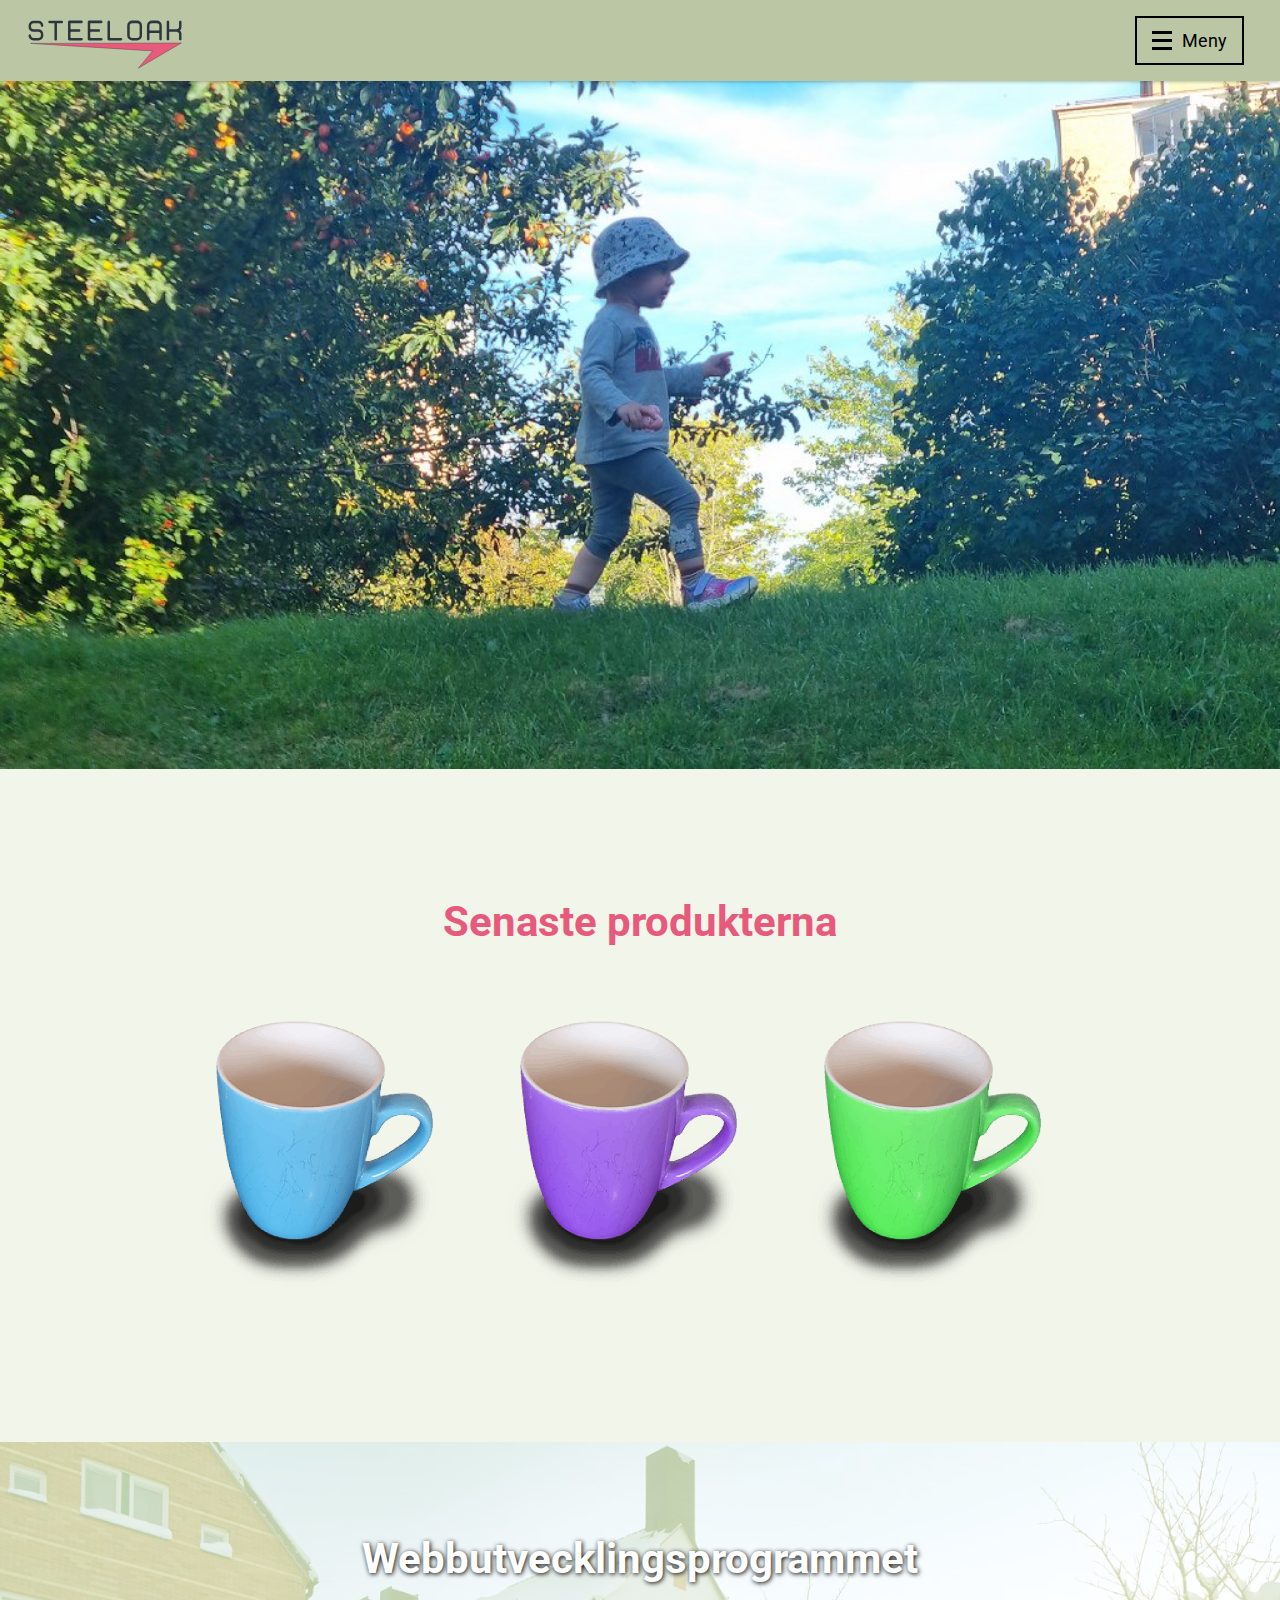
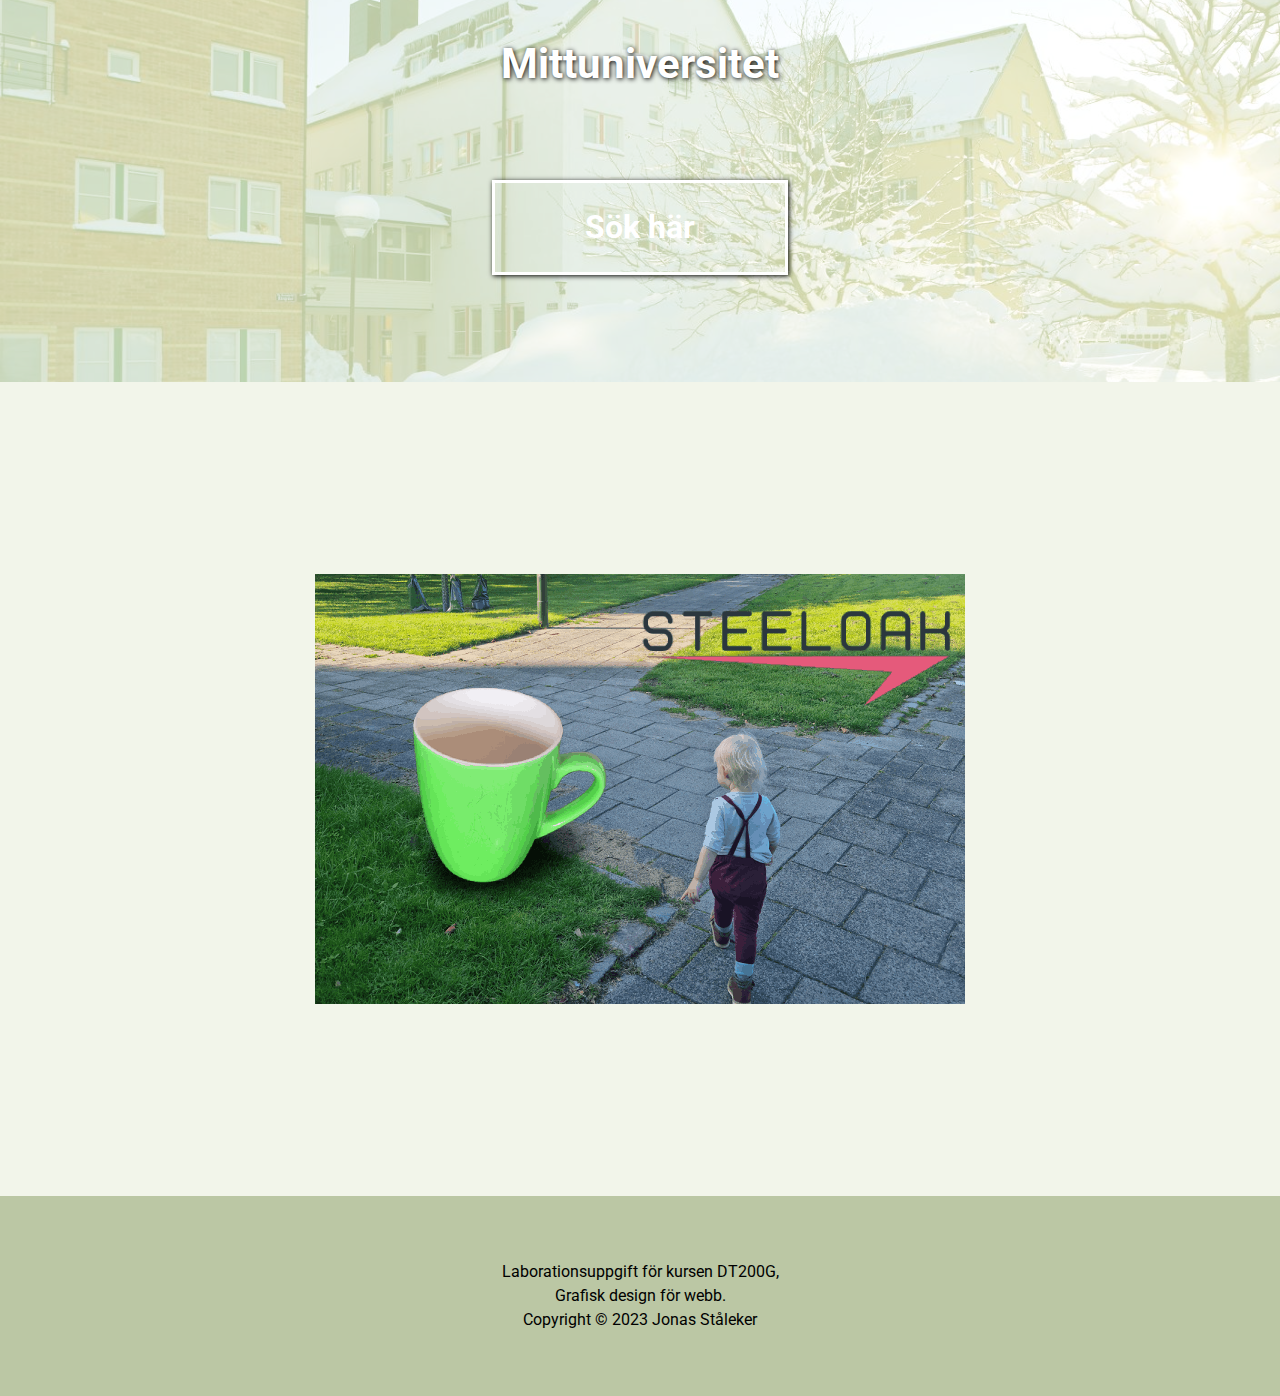
<file: index.html>
<!DOCTYPE html>
<html lang="sv">

<head>
    <meta charset="UTF-8">
    <meta name="viewport" content="width=device-width, initial-scale=1.0">
    <title>Startsida - Steeloak</title>
    <link rel="icon" type="image/x-icon" href="favicon.ico">
    <link rel="stylesheet" href="css/styles.css">
    <script defer src="js/main.js"></script>
    <link rel="preconnect" href="https://fonts.googleapis.com">
    <link rel="preconnect" href="https://fonts.gstatic.com" crossorigin>
    <link href="https://fonts.googleapis.com/css2?family=Roboto:wght@400;700&display=swap" rel="stylesheet">
</head>

<body>
    <header>
        <a href="index.html"><img src="images/logo.svg" alt="logo" id="logo"></a>
        <!-- Menyknapp för att öppna mobilmenyn-->
        <button class="menu-btn open" id="open-menu">
            <span class="menu-icon">
                <span class="bars"></span>
                <span class="bars"></span>
                <span class="bars"></span>
            </span>
            <span class="menu-text">Meny</span>
        </button>
        <!-- navigering -->
        <nav id="nav-menu">
            <!-- Knapp som visas om mobilmenyn är utfälld-->
            <button class="menu-btn close" id="close-menu">
                <span class="menu-icon">
                    <span class="bars cross1"></span>
                    <span class="bars cross2"></span>
                </span>
                <span class="menu-text">Stäng meny</span>
            </button>
            <ul>
                <li><a href="index.html">Startsida</a></li>
                <li><a href="about.html">Om mig</a></li>
                <li><a href="imageediting.html">Bildbehandling</a></li>
            </ul>
        </nav>
    </header>

    <main>
        <div>
            <picture>
                <source type="image/jpg" media="(min-width: 1521px)" srcset="images/stor_bild.jpg">
                <source type="image/jpg" media="(min-width: 801px)" srcset="images/mellan_bild.jpg">
                <img src="images/liten_bild.jpg" alt="" id="header-pic">
            </picture>
        </div>
        <section id="puff-section">
            <h1>Senaste produkterna</h1>
            <img src="images/frilaggning01.png" alt="blå mugg" class="puff">
            <img src="images/frilaggning02.png" alt="lila mugg" class="puff">
            <img src="images/frilaggning03.png" alt="grön mugg" class="puff">
        </section>
        <section id="miunAd">
            <h1>Webbutvecklings&shy;programmet <br> Mitt&shy;universitet</h1>
            <button class="applyBtn" type="button">Sök här</button>
        </section>
        <aside><img src="images/reklam_banner.gif"
                alt="sidans logga, mugg som byter färg och ett litet barn på en kulle"></aside>
    </main>

    <footer>
        <p>Laborationsuppgift för kursen DT200G, <br> Grafisk design för webb. <br>
            Copyright &copy; 2023 Jonas Ståleker</p>
    </footer>
</body>

</html>
</file>
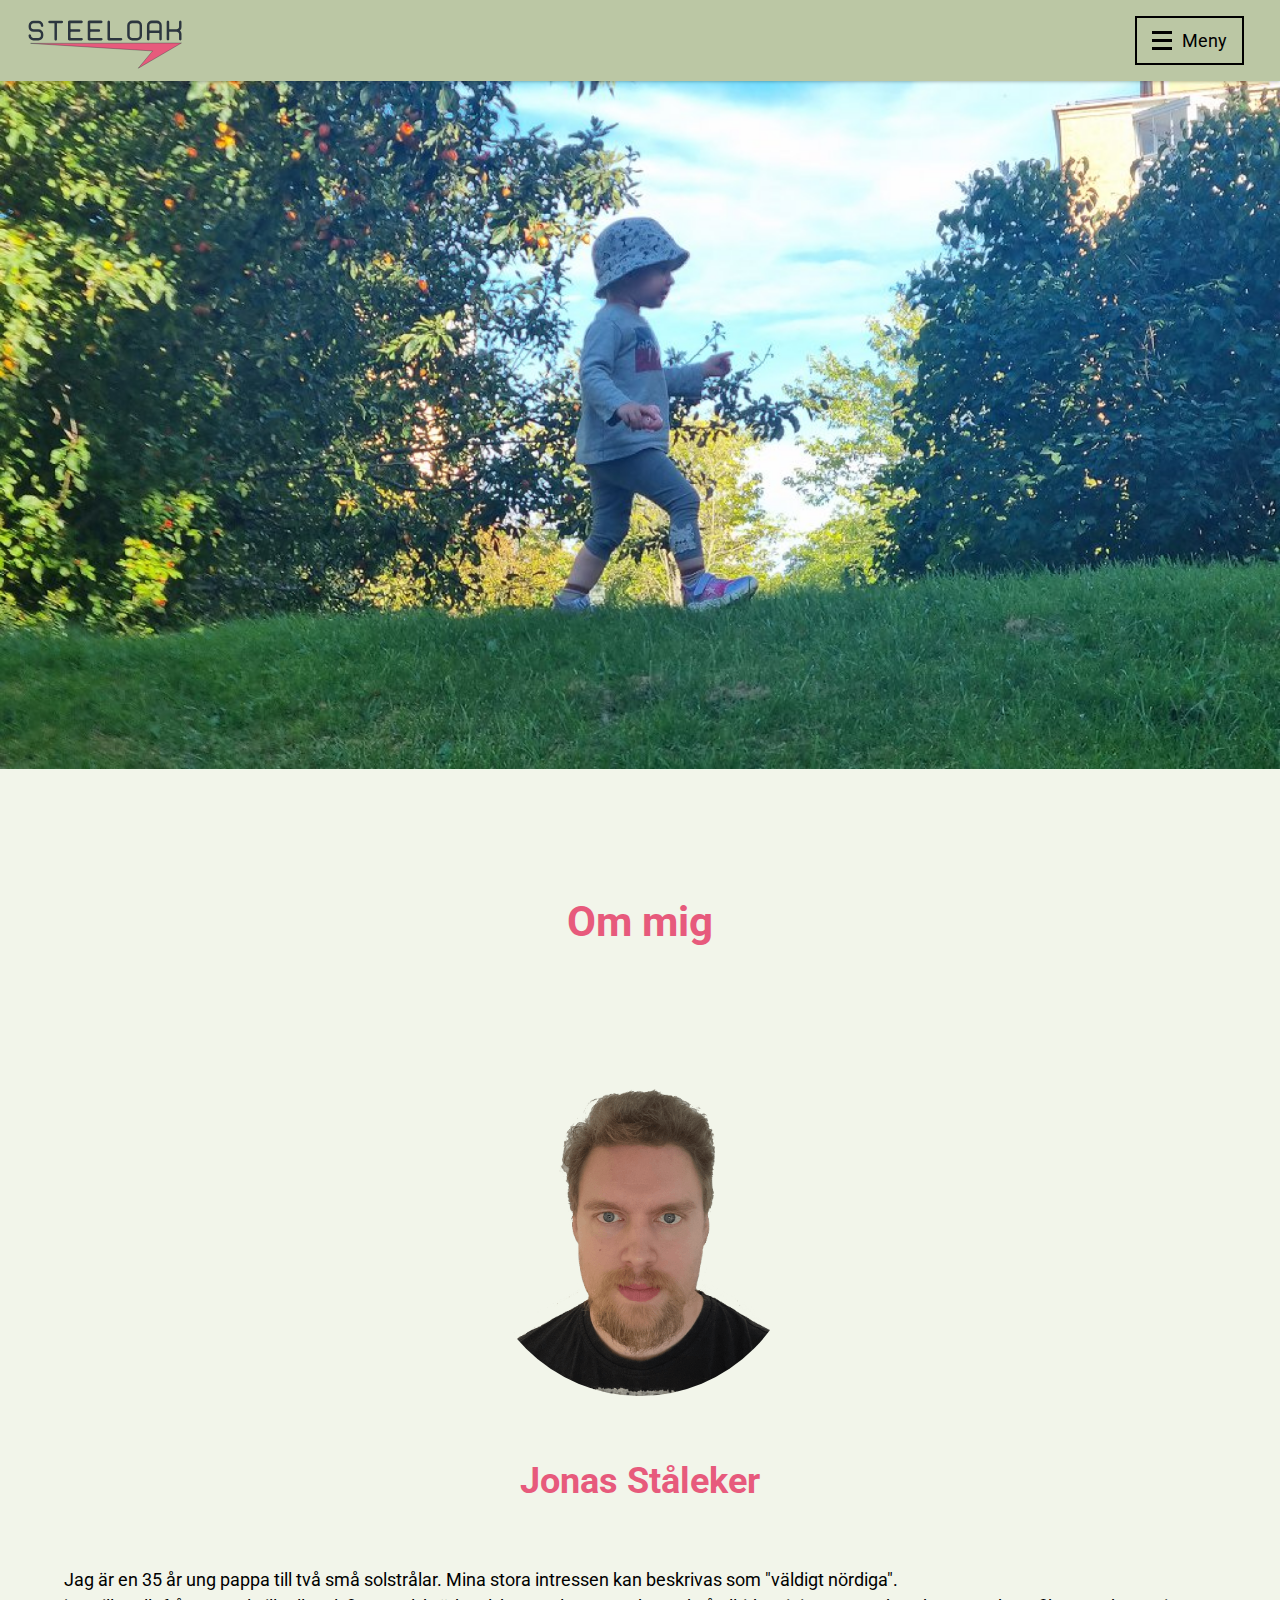
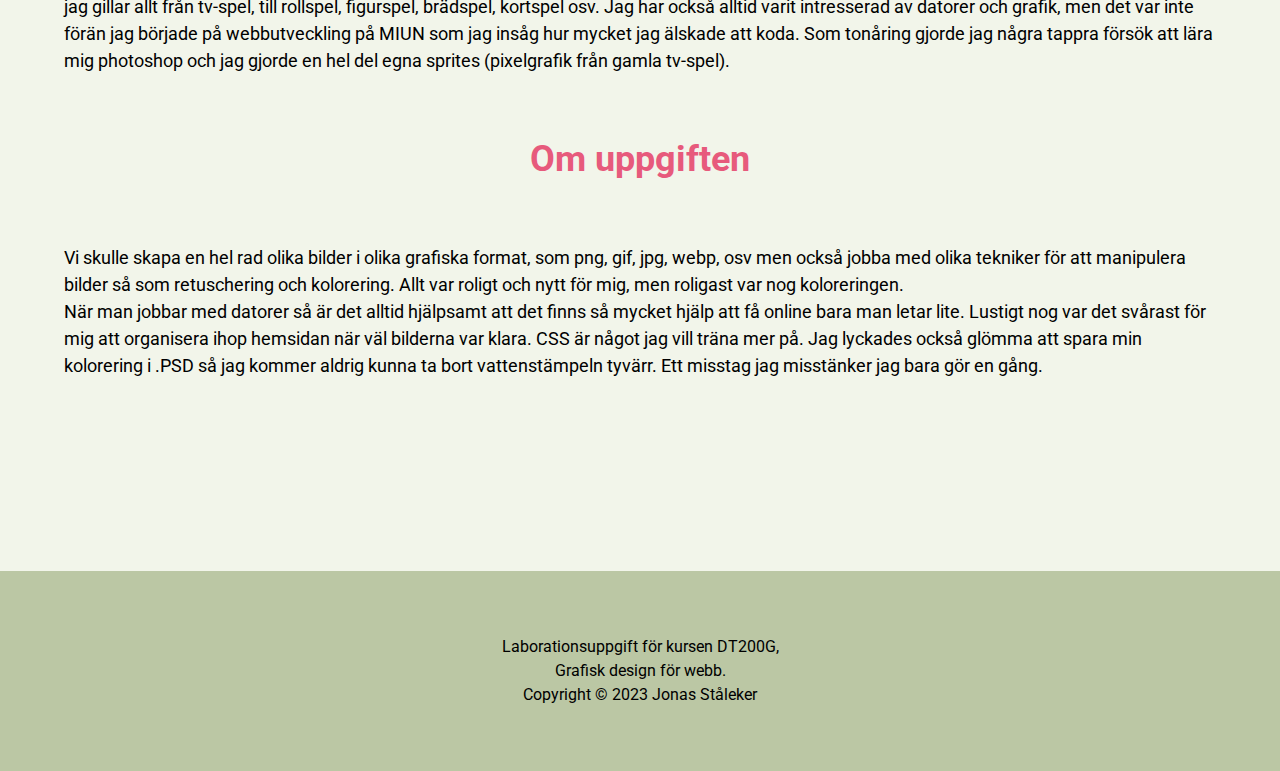
<file: about.html>
<!DOCTYPE html>
<html lang="sv">

<head>
    <meta charset="UTF-8">
    <meta name="viewport" content="width=device-width, initial-scale=1.0">
    <title>Om mig - Steeloak</title>
    <link rel="icon" type="image/x-icon" href="favicon.ico">
    <link rel="stylesheet" href="css/styles.css">
    <script defer src="js/main.js"></script>
    <link rel="preconnect" href="https://fonts.googleapis.com">
    <link rel="preconnect" href="https://fonts.gstatic.com" crossorigin>
    <link href="https://fonts.googleapis.com/css2?family=Roboto:wght@400;700&display=swap" rel="stylesheet">
</head>

<body>
    <header>
        <a href="index.html"><img src="images/logo.svg" alt="logo" id="logo"></a>
        <!-- Menyknapp för att öppna mobilmenyn-->
        <button class="menu-btn open" id="open-menu">
            <span class="menu-icon">
                <span class="bars"></span>
                <span class="bars"></span>
                <span class="bars"></span>
            </span>
            <span class="menu-text">Meny</span>
        </button>
        <!-- navigering -->
        <nav id="nav-menu">
            <!-- Knapp som visas om mobilmenyn är utfälld-->
            <button class="menu-btn close" id="close-menu">
                <span class="menu-icon">
                    <span class="bars cross1"></span>
                    <span class="bars cross2"></span>
                </span>
                <span class="menu-text">Stäng meny</span>
            </button>
            <ul>
                <li><a href="index.html">Startsida</a></li>
                <li><a href="about.html">Om mig</a></li>
                <li><a href="imageediting.html">Bildbehandling</a></li>
            </ul>
        </nav>
    </header>

    <main>
        <div>
            <picture>
                <source type="image/jpg" media="(min-width: 1521px)" srcset="images/stor_bild.jpg">
                <source type="image/jpg" media="(min-width: 801px)" srcset="images/mellan_bild.jpg">

                <img src="images/liten_bild.jpg" alt="" id="header-pic">
            </picture>
        </div>
        <section>
            <h1>Om mig</h1>
            <img id="portrait" src="images/portrait.png" alt="Porträtt på Jonas Ståleker">
            <h2>Jonas Ståleker</h2>
            <p>Jag är en 35 år ung pappa till två små solstrålar. Mina stora intressen kan beskrivas som "väldigt
                nördiga".<br> jag gillar allt från tv-spel, till rollspel, figurspel, brädspel, kortspel osv. Jag har också
                alltid varit intresserad av datorer och grafik, men det var inte förän jag började på webbutveckling på
                MIUN som jag insåg hur mycket jag älskade att koda. Som tonåring gjorde jag några tappra försök att lära
                mig photoshop och jag gjorde en hel del egna sprites (pixelgrafik från gamla tv-spel).
            </p>
            <h2>Om uppgiften</h2>
            <p>Vi skulle skapa en hel rad olika bilder i olika grafiska format, som png, gif, jpg, webp, osv men också
                jobba med olika tekniker för att manipulera bilder så som retuschering och kolorering. Allt var roligt
                och nytt för mig, men roligast var nog koloreringen. <br>När man jobbar med datorer så är det alltid
                hjälpsamt att det finns så mycket hjälp att få online bara man letar lite. Lustigt nog var det svårast
                för mig att organisera ihop hemsidan när väl bilderna var klara. CSS är något jag vill träna mer på. Jag
                lyckades också glömma att spara min kolorering i .PSD så jag kommer aldrig kunna ta bort vattenstämpeln
                tyvärr. Ett misstag jag misstänker jag bara gör en gång.
        </section>
    </main>

    <footer>
        <p>Laborationsuppgift för kursen DT200G, <br> Grafisk design för webb. <br>
            Copyright &copy; 2023 Jonas Ståleker</p>
    </footer>
</body>

</html>
</file>
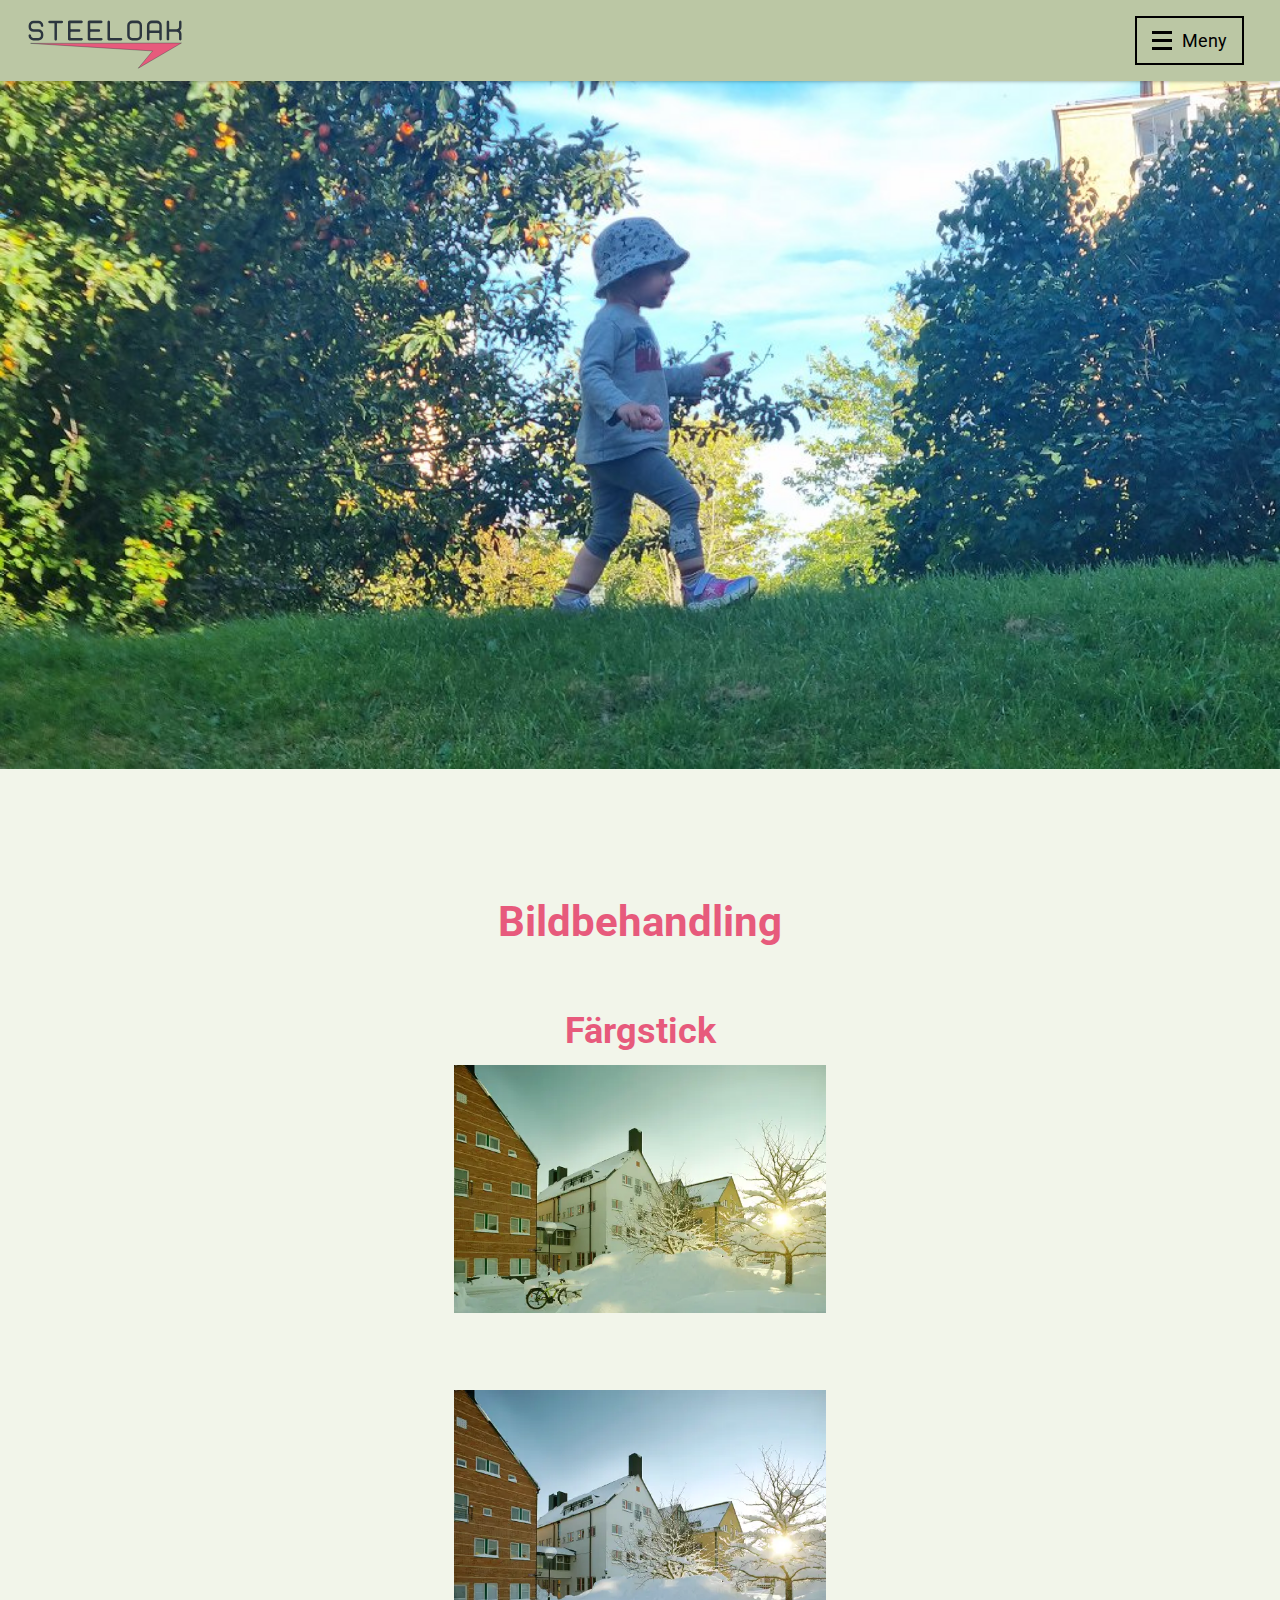
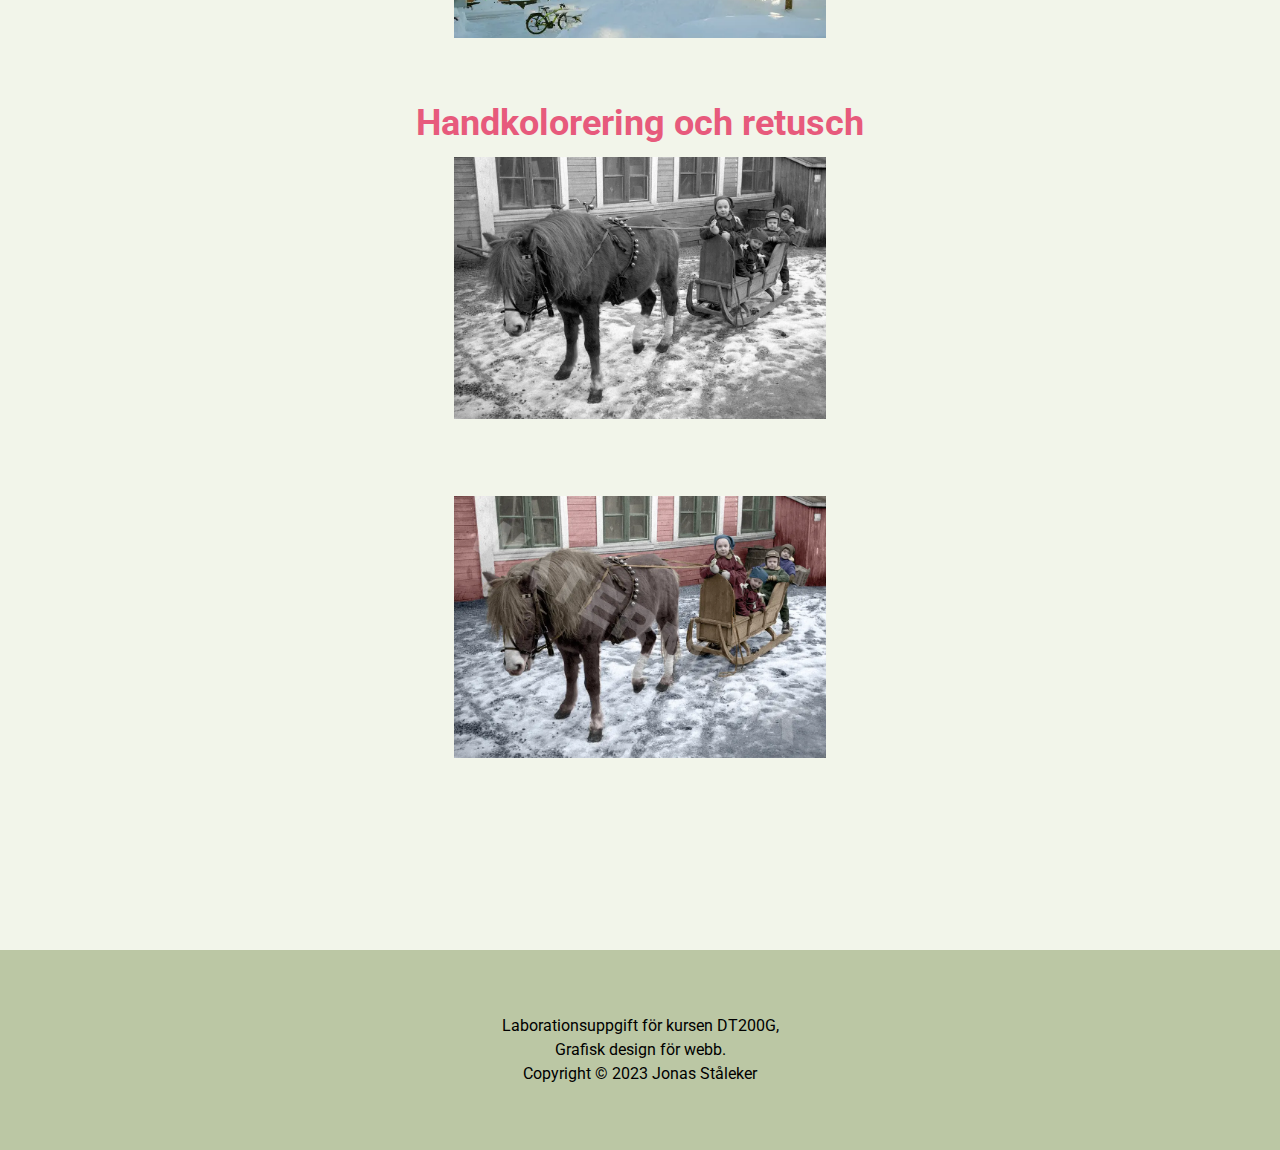
<file: imageediting.html>
<!DOCTYPE html>
<html lang="sv">

<head>
    <meta charset="UTF-8">
    <meta name="viewport" content="width=device-width, initial-scale=1.0">
    <title>Bildbehandling - Steeloak</title>
    <link rel="icon" type="image/x-icon" href="favicon.ico">
    <link rel="stylesheet" href="css/styles.css">
    <script defer src="js/main.js"></script>
    <link rel="preconnect" href="https://fonts.googleapis.com">
    <link rel="preconnect" href="https://fonts.gstatic.com" crossorigin>
    <link href="https://fonts.googleapis.com/css2?family=Roboto:wght@400;700&display=swap" rel="stylesheet">
</head>

<body>
    <header>
        <a href="index.html"><img src="images/logo.svg" alt="logo" id="logo"></a>
        <!-- Menyknapp för att öppna mobilmenyn-->
        <button class="menu-btn open" id="open-menu">
            <span class="menu-icon">
                <span class="bars"></span>
                <span class="bars"></span>
                <span class="bars"></span>
            </span>
            <span class="menu-text">Meny</span>
        </button>
        <!-- navigering -->
        <nav id="nav-menu">
            <!-- Knapp som visas om mobilmenyn är utfälld-->
            <button class="menu-btn close" id="close-menu">
                <span class="menu-icon">
                    <span class="bars cross1"></span>
                    <span class="bars cross2"></span>
                </span>
                <span class="menu-text">Stäng meny</span>
            </button>
            <ul>
                <li><a href="index.html">Startsida</a></li>
                <li><a href="about.html">Om mig</a></li>
                <li><a href="imageediting.html">Bildbehandling</a></li>
            </ul>
        </nav>
    </header>

    <main>
        <div>
            <picture>
                <source type="image/jpg" media="(min-width: 1521px)" srcset="images/stor_bild.jpg">
                <source type="image/jpg" media="(min-width: 801px)" srcset="images/mellan_bild.jpg">
                <img src="images/liten_bild.jpg" alt="" id="header-pic">
            </picture>
        </div>
        <section id="edited-images">
            <h1>Bildbehandling</h1>
            <h2>Färgstick</h2>
            <picture>
                <source srcset="images/fargstick_fore.webp" type="image/webp">
                <img src="images/fargstick_fore.jpg" alt="ett foto med för mycket gult i" class="edited-image">
            </picture>
            <picture>
                <source srcset="images/fargstick.webp" type="image/webp">
                <img src="images/fargstick.jpg" alt="ett foto med lagom mycket gult i" class="edited-image">
            </picture>
            <h2>Handkolorering och retusch</h2>
            <picture>
                <source srcset="images/handkolorering_fore.webp" type="image/webp">
                <img src="images/handkolorering_fore.jpg" alt="barn i häst och vagn i svartvitt" class="edited-image">
            </picture>
            <picture>
                <source srcset="images/handkolorering.webp" type="image/webp">
                <img src="images/handkolorering.jpg" alt="barn i häst och vagn i färg" class="edited-image">
            </picture>
        </section>
    </main>

    <footer>
        <p>Laborationsuppgift för kursen DT200G, <br> Grafisk design för webb.<br>
            Copyright &copy; 2023 Jonas Ståleker</p>
    </footer>
</body>

</html>
</file>
<file: css/styles.css>
* {
    font-family: 'Roboto', sans-serif;
    font-size: 18px;
    box-sizing: border-box;
    margin: 0;
    padding: 0;
    max-width: 100%;
}

body {
    background-color: #F2F5EA;
    margin: 0;
    padding: 0;
    width: 100%;
}

h1 {
    font-size: 32px;
    font-weight: 700;
    color: #e75a7c;
    text-align: center;
    padding-bottom: 5%;
}

h2 {
    font-size: 26px;
    font-weight: 700;
    color: #e75a7c;
    text-align: center;
}

img {
    max-width: 100%;
    padding: 5%;
    display: block;
    margin: auto;
}

header {
    margin: 0;
    position: fixed;
    padding: 0 1em;
    display: flex;
    justify-content: space-between;
    align-items: center;
    width: 100%;
    box-shadow: 0 0 4px rgba(0, 0, 0, 0.4);
}

header,
footer {
    background-color: #BBC7A4;
    z-index: 2;
}

p {
    padding: 5%;
    line-height: 1.5em;
}

#portrait {
    border-radius: 500px;
    width: 75%;
    max-width: 450px;
    display: block;
    margin: auto;

}

#logo {
    width: auto;
}

footer>p {
    text-align: center;
    font-size: 16px;
    padding: 5%;
}

section,
aside,
footer {
    margin-top: 10%;
}

#miunAd {
    background-color: rgba(187, 199, 164, 1);
    background-image: url("../images/background.jpg");
    background-blend-mode: screen;
    background-size: cover;
    width: 100%;
    height: 50vh;
    z-index: 0;
}

#miunAd>h1 {
    color: white;
    text-shadow: 1px 1px 5px black;
    position: relative;
    padding-top: 5%;
    line-height: 2.5em;
    z-index: 1;
}

#miunAd>button {
    color: white;
    background-color: rgba(187, 199, 164, 0);
    padding: 2%;
    padding-left: 7%;
    padding-right: 7%;
    font-weight: 700;
    font-size: xx-large;
    border: solid white;
    box-shadow: 1px 1px 5px black;
    position: relative;
    display: block;
    margin: auto;

    margin-bottom: 5%;
}

#miunAd>button:hover {
    background-color: #BBC7A4;
    cursor: pointer;
}

#header-pic {
    padding: 0;
    width: 100%;
    max-width: none;
}

/* Meny knapp, öppna meny */
.menu-btn {
    display: flex;
    align-items: center;
    padding: 8px 15px;
    background-color: #BBC7A4;
    border: black solid 2px;
    cursor: pointer;
}

.open {
    margin: 0 1em;
}

.menu-btn:hover {
    background-color: #F2F5EA;
    box-shadow: 0 0px 5px rgba(0, 0, 0, 0.421);
}

.menu-icon {
    margin-right: 10px;
}

/* de tre svarta strecken (hamburg-icon) */
.bars {
    display: block;
    width: 20px;
    height: 3px;
    background-color: black;
    margin: 5px 0;
}

/* Design av meny för mobilenheter, placeras till höger om skärmen */
nav {
    background-color: #BBC7A4;
    box-shadow: 0 0px 10px rgba(0, 0, 0, 0.71);
    font-size: 1.4em;
    position: absolute;
    right: 0;
    top: 0;
    height: 100vh;
    width: 50%;
    display: none;
}

nav ul {
    width: 100%;
    list-style-type: none;
    text-align: center;
    margin: 0 auto;
    padding: 0;
}

nav li {
    padding: 0.8em 0;
    width: 100%;
    font-weight: 700;
    text-transform: uppercase;
}

nav a {
    color: black;
    text-decoration: none;
    padding: 0 1em;
}

nav li:hover {
    background-color: #F2F5EA;
    cursor: pointer;
}

/* Roterar två lodräda streck, till ett kryss */
.cross1 {
    width: 25px;
    transform: rotate(45deg);
    position: relative;
    top: 5px;
}

.cross2 {
    width: 25px;
    transform: rotate(135deg);
    position: relative;
    top: -3px;
}

/* Meny knapp, stäng */
.close {
    margin: 1em 1.5em;
    padding: 10px 15px;

}

/* Media querys */

/* tablet*/

@media screen and (min-width: 801px) and (max-width: 1520px) {
    .puff {
        display: inline;
        width: 32%;
        max-width: 300px;
        padding: 0;
    }

    #puff-section {
        text-align: center;
    }

    #miunAd {
        height: 60vh;
    }


    .edited-image {
        width: 100%;
        max-width: 500px;
        padding-top: 1%;
    }

    h1 {
        font-size: 42px;
    }

    h2 {
        font-size: 36px;
    }

}

/* Större skärma - gör menyn som inline */
@media only screen and (min-width: 1521px) {
    header {
        padding: 0 3em;
    }

    .menu-btn {
        display: none;
    }

    #open-menu {
        display: none !important;
    }

    nav {
        display: block !important;
        position: static;
        box-shadow: 0 0px 0px;
        height: auto;
        font-size: 1.4em;
        width: auto;
    }

    nav ul {
        height: 100%;
    }

    nav li {
        display: inline;
        padding: 1.2em 0;
        text-transform: uppercase;
    }

    .puff {
        display: inline;
        width: 32%;
        max-width: 300px;
        padding: 0%;
        margin: auto;
    }

    #puff-section {
        text-align: center;
    }

    #miunAd {
        height: 70vh;
    }

    section,
    aside,
    footer {
        margin-top: 1%;
    }

    .edited-image {
        display: inline;
        width: 45%;
        max-width: 1000px;
        padding-top: 1%;
    }

    #edited-images {
        text-align: center;
    }

    #portrait {
        display: inline;
        float: left;
        box-sizing: content-box;
        width: 100%;
        max-width: 450px;
    }

    h1 {
        padding-top: 2%;
        font-size: 42px;
    }

    h2 {
        font-size: 36px;
    }
}
</file>
